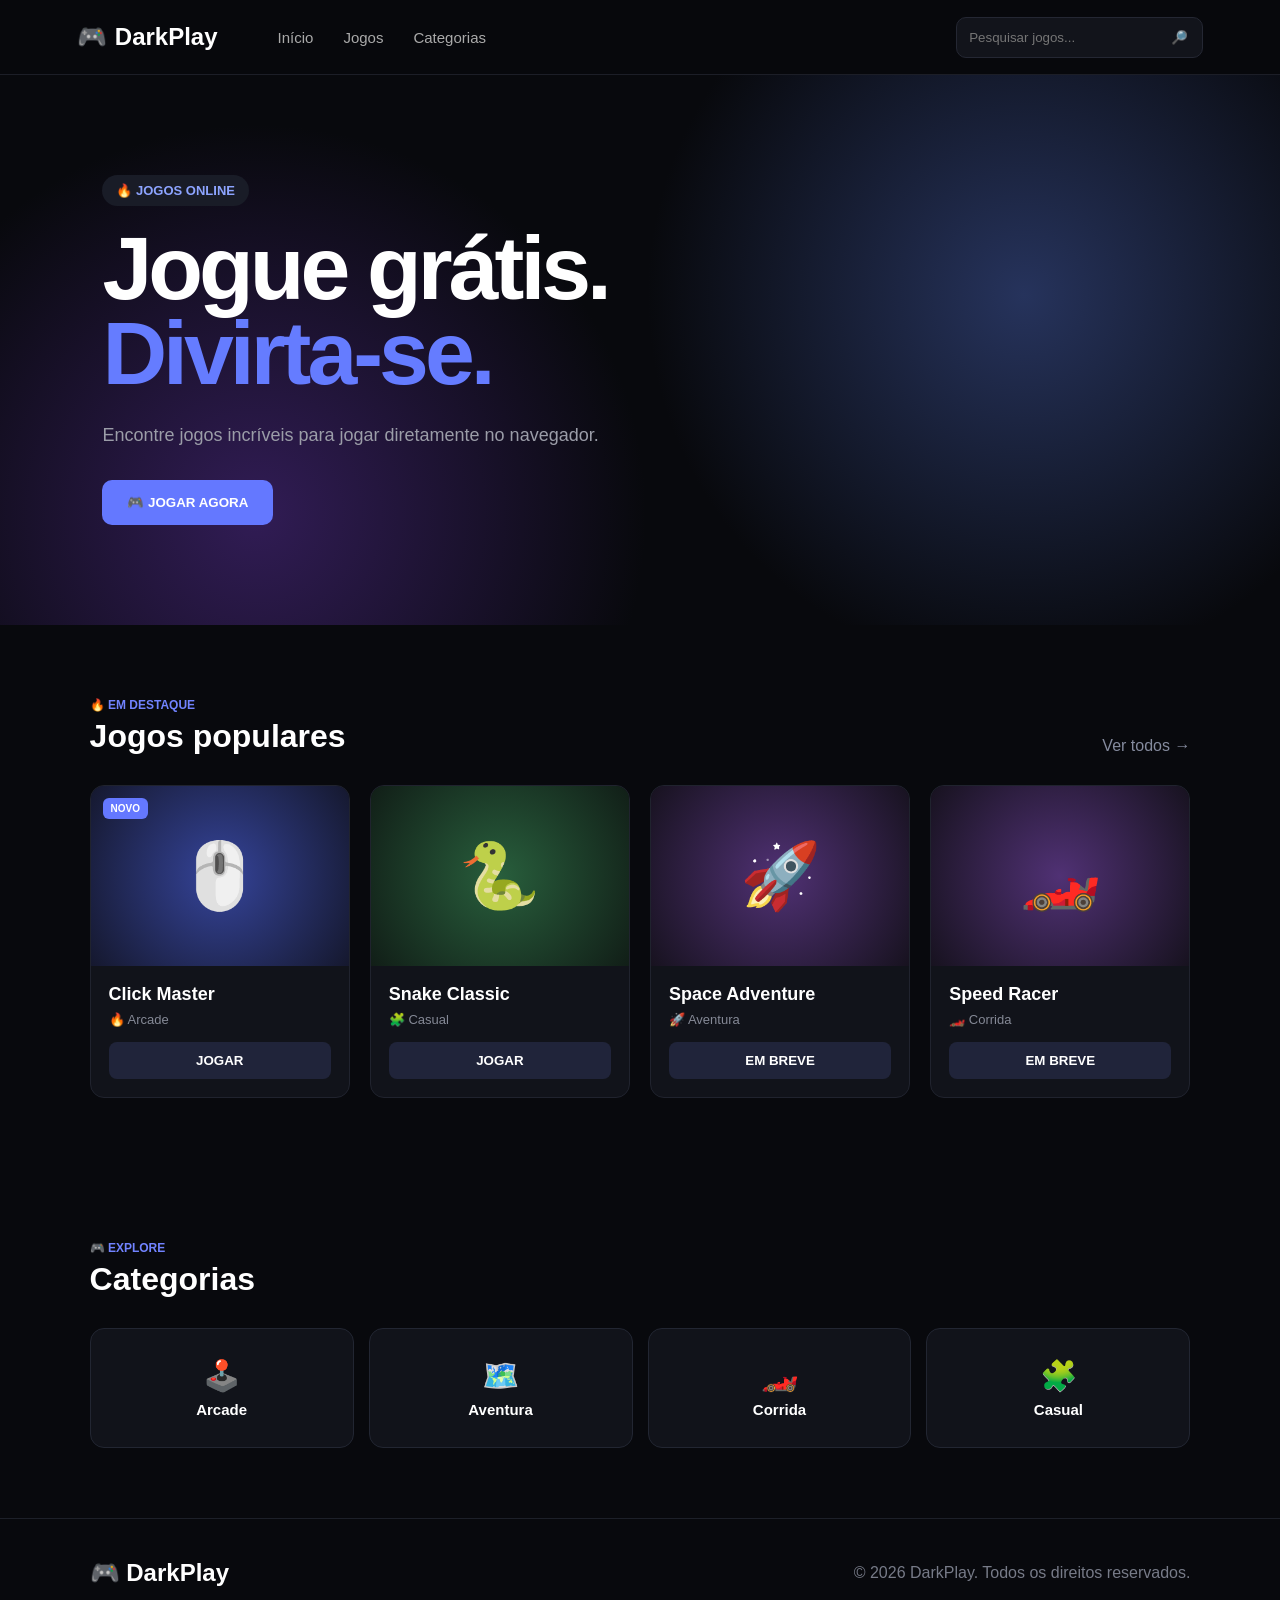
<file: Index.Html>
<!DOCTYPE html>
<html lang="pt-BR">
<head>
    <meta charset="UTF-8">
    <meta name="viewport" content="width=device-width, initial-scale=1.0">

    <title>DarkPlay - Jogos Online</title>

    <link rel="stylesheet" href="style.css">
</head>

<body>

<header class="header">

    <div class="logo">
        <span>🎮</span> DarkPlay
    </div>

    <nav>
        <a href="#inicio">Início</a>
        <a href="#jogos">Jogos</a>
        <a href="#categorias">Categorias</a>
    </nav>

    <div class="search">
        <input
            type="text"
            id="searchInput"
            placeholder="Pesquisar jogos..."
        >

        <button onclick="searchGames()">🔎</button>
    </div>

</header>


<main>

<section class="hero" id="inicio">

    <div class="hero-content">

        <span class="badge">🔥 JOGOS ONLINE</span>

        <h1>
            Jogue grátis.<br>
            <span>Divirta-se.</span>
        </h1>

        <p>
            Encontre jogos incríveis para jogar diretamente
            no navegador.
        </p>

        <button class="main-button" onclick="scrollToGames()">
            🎮 JOGAR AGORA
        </button>

    </div>

</section>


<section class="section">

    <div class="section-title">

        <div>
            <span class="small-title">🔥 EM DESTAQUE</span>
            <h2>Jogos populares</h2>
        </div>

        <a href="#jogos">Ver todos →</a>

    </div>


    <div class="games-grid" id="gamesGrid">


        <article class="game-card" data-name="Click Master">

            <div class="game-image clicker">

                <span class="game-icon">🖱️</span>

                <span class="game-tag">
                    NOVO
                </span>

            </div>

            <div class="game-info">

                <h3>Click Master</h3>

                <p>🔥 Arcade</p>

                <button onclick="openGame('games/clicker.html')">
                    JOGAR
                </button>

            </div>

        </article>


        <article class="game-card" data-name="Snake Classic">

            <div class="game-image snake">

                <span class="game-icon">🐍</span>

            </div>

            <div class="game-info">

                <h3>Snake Classic</h3>

                <p>🧩 Casual</p>

                <button onclick="openGame('games/snake.html')">
                    JOGAR
                </button>

            </div>

        </article>


        <article class="game-card" data-name="Coming Soon">

            <div class="game-image coming">

                <span class="game-icon">🚀</span>

            </div>

            <div class="game-info">

                <h3>Space Adventure</h3>

                <p>🚀 Aventura</p>

                <button onclick="comingSoon()">
                    EM BREVE
                </button>

            </div>

        </article>


        <article class="game-card" data-name="Coming Soon">

            <div class="game-image coming">

                <span class="game-icon">🏎️</span>

            </div>

            <div class="game-info">

                <h3>Speed Racer</h3>

                <p>🏎️ Corrida</p>

                <button onclick="comingSoon()">
                    EM BREVE
                </button>

            </div>

        </article>


    </div>

</section>


<section class="categories" id="categorias">

    <div class="section-title">

        <div>
            <span class="small-title">🎮 EXPLORE</span>
            <h2>Categorias</h2>
        </div>

    </div>


    <div class="category-grid">

        <button onclick="filterCategory('Arcade')">
            🕹️
            <strong>Arcade</strong>
        </button>

        <button onclick="filterCategory('Aventura')">
            🗺️
            <strong>Aventura</strong>
        </button>

        <button onclick="filterCategory('Corrida')">
            🏎️
            <strong>Corrida</strong>
        </button>

        <button onclick="filterCategory('Casual')">
            🧩
            <strong>Casual</strong>
        </button>

    </div>

</section>

</main>


<footer>

    <div class="logo">
        🎮 DarkPlay
    </div>

    <p>
        © 2026 DarkPlay. Todos os direitos reservados.
    </p>

</footer>


<script src="script.js"></script>

</body>
</html>
</file>
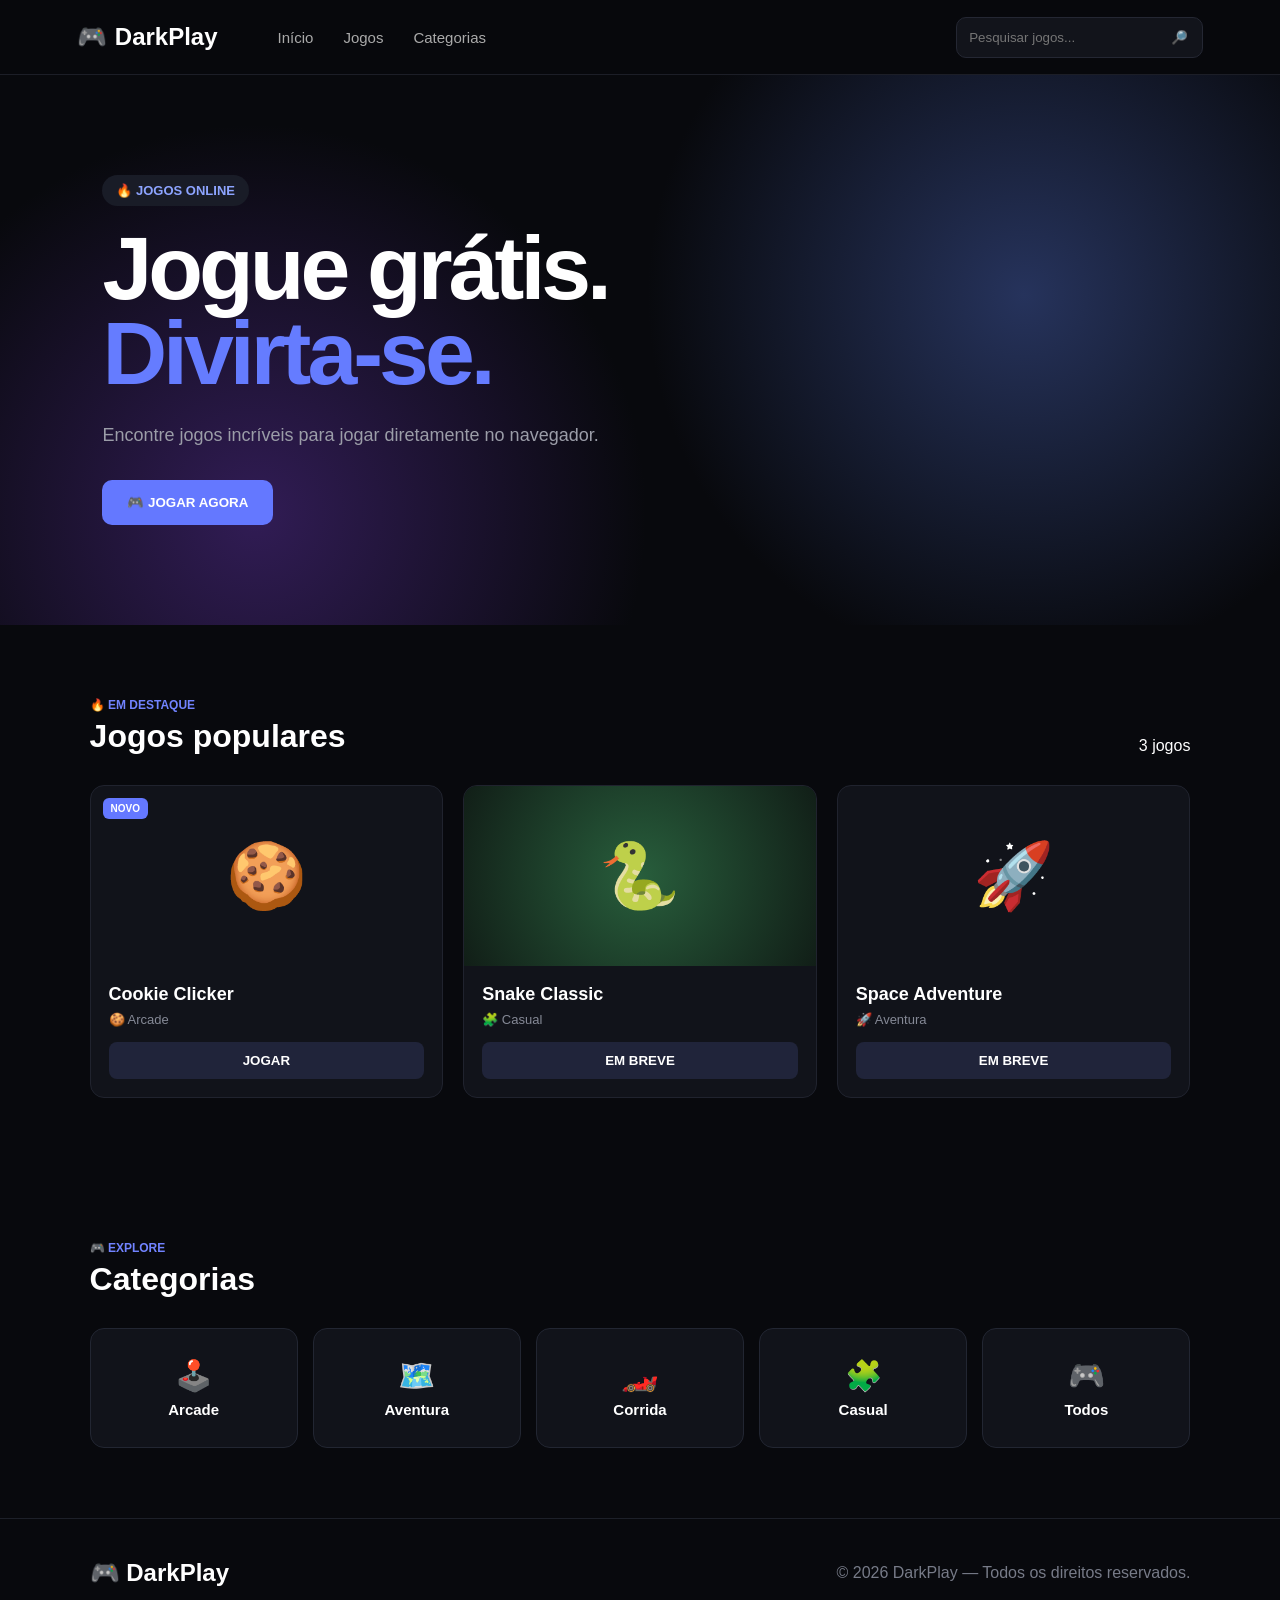
<file: index.html>
<!DOCTYPE html>
<html lang="pt-BR">

<head>
    <meta charset="UTF-8">

    <meta name="viewport" content="width=device-width, initial-scale=1.0">

    <title>DarkPlay - Jogos Online</title>

    <link rel="stylesheet" href="style.css">
</head>

<body>

<header class="header">

    <div class="logo">
        <span>🎮</span>
        DarkPlay
    </div>

    <nav>
        <a href="#inicio">Início</a>
        <a href="#jogos">Jogos</a>
        <a href="#categorias">Categorias</a>
    </nav>

    <div class="search">

        <input
            type="text"
            id="searchInput"
            placeholder="Pesquisar jogos..."
        >

        <button onclick="searchGames()">
            🔎
        </button>

    </div>

</header>


<main>

    <!-- HERO -->

    <section class="hero" id="inicio">

        <div class="hero-content">

            <span class="badge">
                🔥 JOGOS ONLINE
            </span>

            <h1>
                Jogue grátis.<br>
                <span>Divirta-se.</span>
            </h1>

            <p>
                Encontre jogos incríveis para jogar
                diretamente no navegador.
            </p>

            <button
                class="main-button"
                onclick="scrollToGames()"
            >
                🎮 JOGAR AGORA
            </button>

        </div>

    </section>


    <!-- JOGOS -->

    <section
        class="section"
        id="jogos"
    >

        <div class="section-title">

            <div>

                <span class="small-title">
                    🔥 EM DESTAQUE
                </span>

                <h2>
                    Jogos populares
                </h2>

            </div>

            <span class="game-count" id="gameCount">
                3 jogos
            </span>

        </div>


        <div
            class="games-grid"
            id="gamesGrid"
        >


            <!-- COOKIE CLICKER -->

            <article
                class="game-card"
                data-name="Cookie Clicker"
                data-category="Arcade"
            >

                <div class="game-image cookie">

                    <span class="game-icon">
                        🍪
                    </span>

                    <span class="game-tag">
                        NOVO
                    </span>

                </div>


                <div class="game-info">

                    <h3>
                        Cookie Clicker
                    </h3>

                    <p>
                        🍪 Arcade
                    </p>

                    <button
                        onclick="openGame('Jogos/Clicker.html')"
                    >
                        JOGAR
                    </button>

                </div>

            </article>


            <!-- SNAKE -->

            <article
                class="game-card"
                data-name="Snake Classic"
                data-category="Casual"
            >

                <div class="game-image snake">

                    <span class="game-icon">
                        🐍
                    </span>

                </div>


                <div class="game-info">

                    <h3>
                        Snake Classic
                    </h3>

                    <p>
                        🧩 Casual
                    </p>

                    <button
                        onclick="comingSoon()"
                    >
                        EM BREVE
                    </button>

                </div>

            </article>


            <!-- SPACE -->

            <article
                class="game-card"
                data-name="Space Adventure"
                data-category="Aventura"
            >

                <div class="game-image space">

                    <span class="game-icon">
                        🚀
                    </span>

                </div>


                <div class="game-info">

                    <h3>
                        Space Adventure
                    </h3>

                    <p>
                        🚀 Aventura
                    </p>

                    <button
                        onclick="comingSoon()"
                    >
                        EM BREVE
                    </button>

                </div>

            </article>


        </div>

    </section>


    <!-- CATEGORIAS -->

    <section
        class="categories"
        id="categorias"
    >

        <div class="section-title">

            <div>

                <span class="small-title">
                    🎮 EXPLORE
                </span>

                <h2>
                    Categorias
                </h2>

            </div>

        </div>


        <div class="category-grid">

            <button
                onclick="filterCategory('Arcade')"
            >
                🕹️
                <strong>
                    Arcade
                </strong>
            </button>


            <button
                onclick="filterCategory('Aventura')"
            >
                🗺️
                <strong>
                    Aventura
                </strong>
            </button>


            <button
                onclick="filterCategory('Corrida')"
            >
                🏎️
                <strong>
                    Corrida
                </strong>
            </button>


            <button
                onclick="filterCategory('Casual')"
            >
                🧩
                <strong>
                    Casual
                </strong>
            </button>


            <button
                onclick="showAllGames()"
            >
                🎮
                <strong>
                    Todos
                </strong>
            </button>

        </div>

    </section>

</main>


<footer>

    <div class="logo">
        🎮 DarkPlay
    </div>

    <p>
        © 2026 DarkPlay — Todos os direitos reservados.
    </p>

</footer>


<script src="script.js"></script>

</body>

</html>
</file>
<file: style.css>
* {
    margin: 0;
    padding: 0;
    box-sizing: border-box;
}

html {
    scroll-behavior: smooth;
}

body {
    font-family: Arial, Helvetica, sans-serif;
    background: #08090d;
    color: white;
}


/* =========================
   HEADER
========================= */

.header {
    height: 75px;

    display: flex;
    align-items: center;

    padding: 0 6%;

    background: rgba(8, 9, 13, 0.95);

    border-bottom: 1px solid #1c1e27;

    position: sticky;
    top: 0;

    z-index: 100;
}

.logo {
    font-size: 24px;
    font-weight: 900;

    display: flex;
    align-items: center;

    gap: 8px;
}

.header nav {
    display: flex;

    gap: 30px;

    margin-left: 60px;
}

.header nav a {
    color: #aaa;

    text-decoration: none;

    font-size: 15px;

    transition: 0.2s;
}

.header nav a:hover {
    color: white;
}


/* =========================
   SEARCH
========================= */

.search {
    margin-left: auto;

    display: flex;

    background: #12141b;

    border: 1px solid #242733;

    border-radius: 10px;

    overflow: hidden;
}

.search input {
    width: 200px;

    padding: 12px;

    border: none;

    outline: none;

    background: transparent;

    color: white;
}

.search button {
    border: none;

    background: transparent;

    color: white;

    padding: 0 14px;

    cursor: pointer;
}


/* =========================
   HERO
========================= */

.hero {
    min-height: 550px;

    display: flex;
    align-items: center;

    padding: 70px 8%;

    background:
        radial-gradient(
            circle at 80% 40%,
            #26335c,
            transparent 35%
        ),
        radial-gradient(
            circle at 20% 80%,
            #311c55,
            transparent 35%
        ),
        #08090d;
}

.hero-content {
    max-width: 650px;
}

.badge {
    display: inline-block;

    padding: 8px 14px;

    border-radius: 30px;

    background: #191c27;

    color: #8da4ff;

    font-size: 13px;

    font-weight: bold;
}

.hero h1 {
    font-size: clamp(50px, 7vw, 90px);

    line-height: 0.95;

    margin-top: 20px;

    letter-spacing: -4px;
}

.hero h1 span {
    color: #657cff;
}

.hero p {
    color: #9b9da8;

    font-size: 18px;

    line-height: 1.6;

    margin-top: 25px;

    max-width: 500px;
}

.main-button {
    margin-top: 30px;

    padding: 15px 25px;

    border: none;

    border-radius: 10px;

    background: #6478ff;

    color: white;

    font-weight: bold;

    cursor: pointer;

    transition: 0.2s;
}

.main-button:hover {
    transform: translateY(-3px);

    background: #7588ff;
}


/* =========================
   SECTIONS
========================= */

.section,
.categories {
    padding: 70px 7%;
}

.section-title {
    display: flex;

    align-items: end;

    justify-content: space-between;

    margin-bottom: 30px;
}

.small-title {
    color: #7183ff;

    font-size: 12px;

    font-weight: bold;
}

.section-title h2 {
    font-size: 32px;

    margin-top: 5px;
}

.section-title a {
    color: #858b9e;

    text-decoration: none;
}


/* =========================
   GAME GRID
========================= */

.games-grid {
    display: grid;

    grid-template-columns:
        repeat(auto-fit, minmax(220px, 1fr));

    gap: 20px;
}

.game-card {
    background: #11131a;

    border: 1px solid #20232e;

    border-radius: 14px;

    overflow: hidden;

    transition: 0.25s;
}

.game-card:hover {
    transform: translateY(-6px);

    border-color: #3d466d;
}


/* =========================
   GAME IMAGE
========================= */

.game-image {
    height: 180px;

    position: relative;

    display: flex;

    align-items: center;

    justify-content: center;
}

.game-image.clicker {
    background:
        radial-gradient(circle, #35449a, #15182e);
}

.game-image.snake {
    background:
        radial-gradient(circle, #285e3c, #111e17);
}

.game-image.coming {
    background:
        radial-gradient(circle, #503174, #17121f);
}

.game-icon {
    font-size: 65px;
}

.game-tag {
    position: absolute;

    top: 12px;

    left: 12px;

    padding: 5px 8px;

    background: #6478ff;

    border-radius: 6px;

    font-size: 10px;

    font-weight: bold;
}


/* =========================
   GAME INFO
========================= */

.game-info {
    padding: 18px;
}

.game-info h3 {
    font-size: 18px;
}

.game-info p {
    margin-top: 7px;

    color: #858996;

    font-size: 13px;
}

.game-info button {
    width: 100%;

    margin-top: 15px;

    padding: 11px;

    border: none;

    border-radius: 8px;

    background: #20243a;

    color: white;

    cursor: pointer;

    font-weight: bold;

    transition: 0.2s;
}

.game-info button:hover {
    background: #6478ff;
}


/* =========================
   CATEGORIES
========================= */

.category-grid {
    display: grid;

    grid-template-columns:
        repeat(auto-fit, minmax(180px, 1fr));

    gap: 15px;
}

.category-grid button {
    min-height: 120px;

    border: 1px solid #222632;

    border-radius: 14px;

    background: #11131a;

    color: white;

    cursor: pointer;

    font-size: 30px;

    transition: 0.2s;
}

.category-grid button:hover {
    transform: translateY(-4px);

    background: #171a24;
}

.category-grid strong {
    display: block;

    font-size: 15px;

    margin-top: 8px;
}


/* =========================
   FOOTER
========================= */

footer {
    padding: 40px 7%;

    border-top: 1px solid #1d2029;

    display: flex;

    align-items: center;

    justify-content: space-between;

    color: #777b88;
}

footer .logo {
    color: white;
}


/* =========================
   MOBILE
========================= */

@media (max-width: 800px) {

    .header {
        height: auto;

        padding: 20px;

        flex-wrap: wrap;

        gap: 20px;
    }

    .header nav {
        order: 3;

        width: 100%;

        margin-left: 0;

        justify-content: center;
    }

    .search {
        width: 100%;
    }

    .search input {
        width: 100%;
    }

    .hero {
        min-height: 500px;

        padding: 50px 25px;
    }

    .hero h1 {
        font-size: 55px;
    }

    .section,
    .categories {
        padding: 50px 20px;
    }

    footer {
        flex-direction: column;

        gap: 15px;

        text-align: center;
    }
}
</file>
